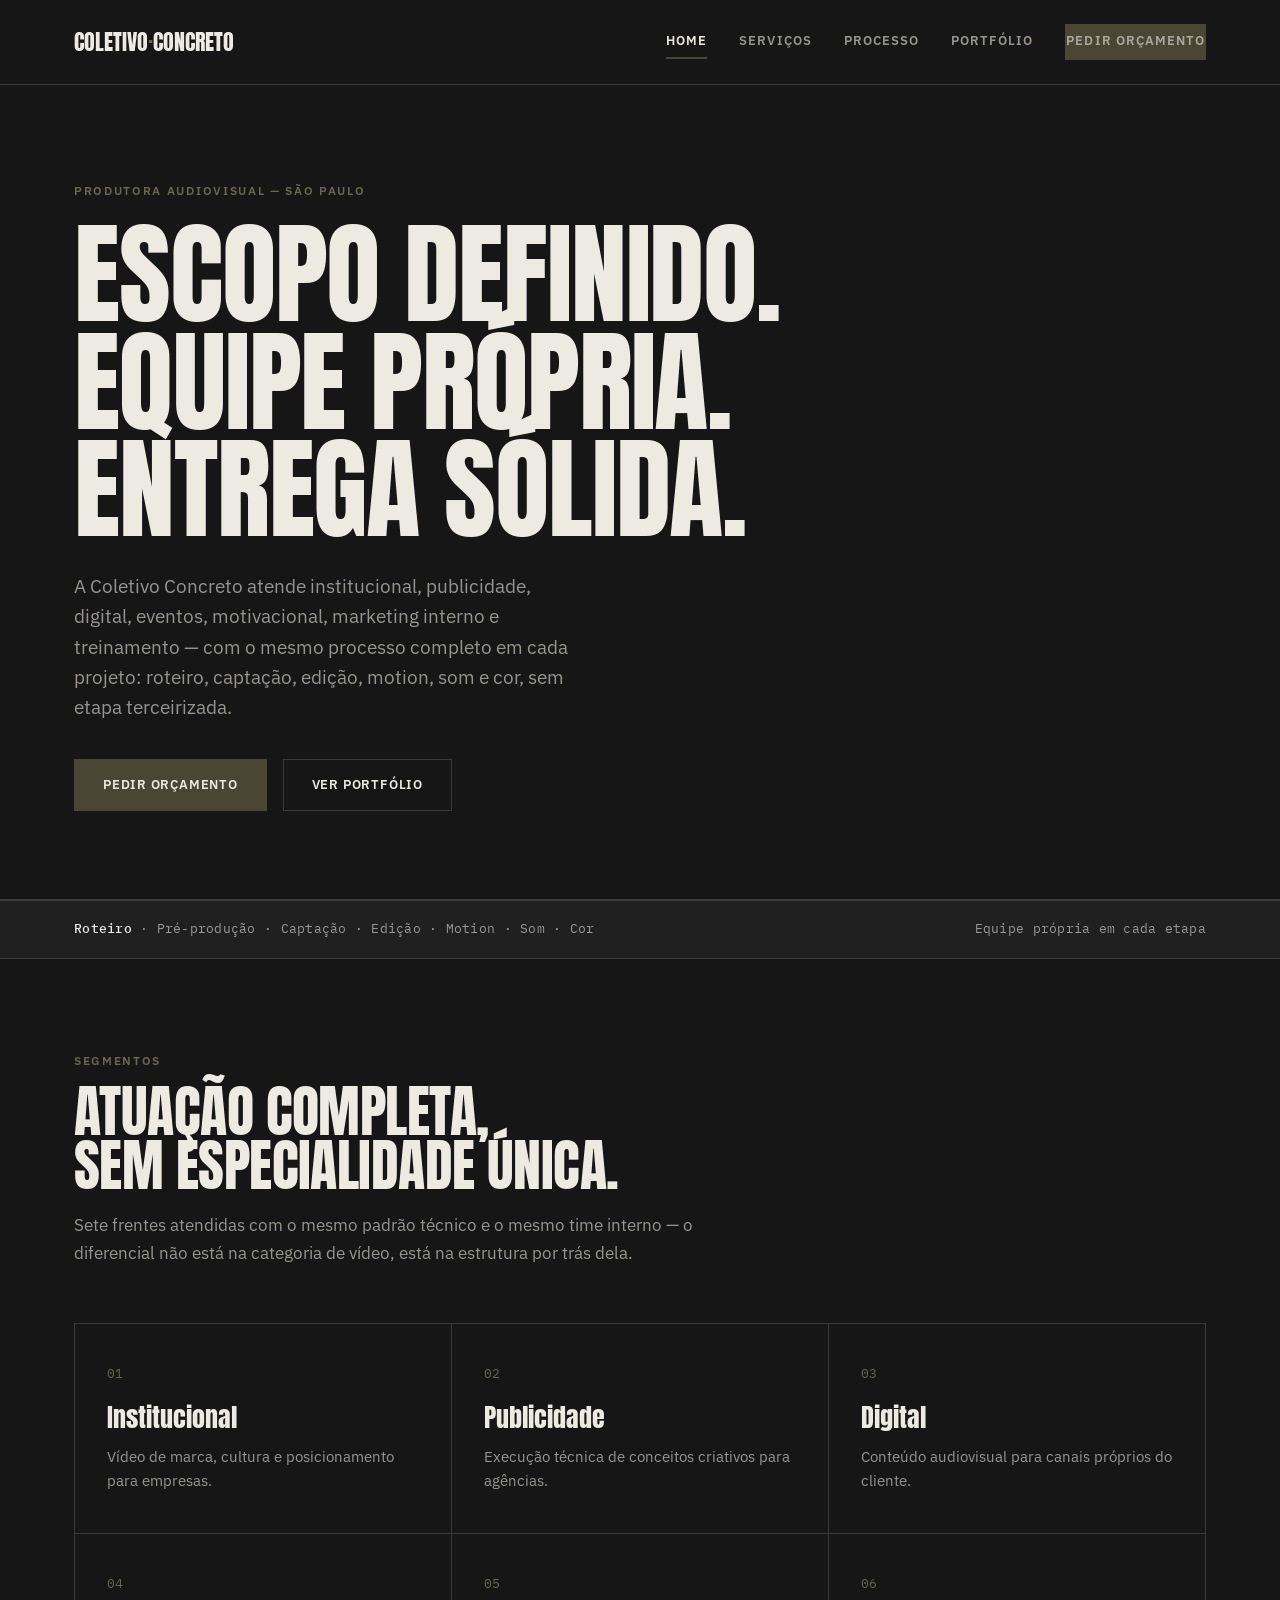
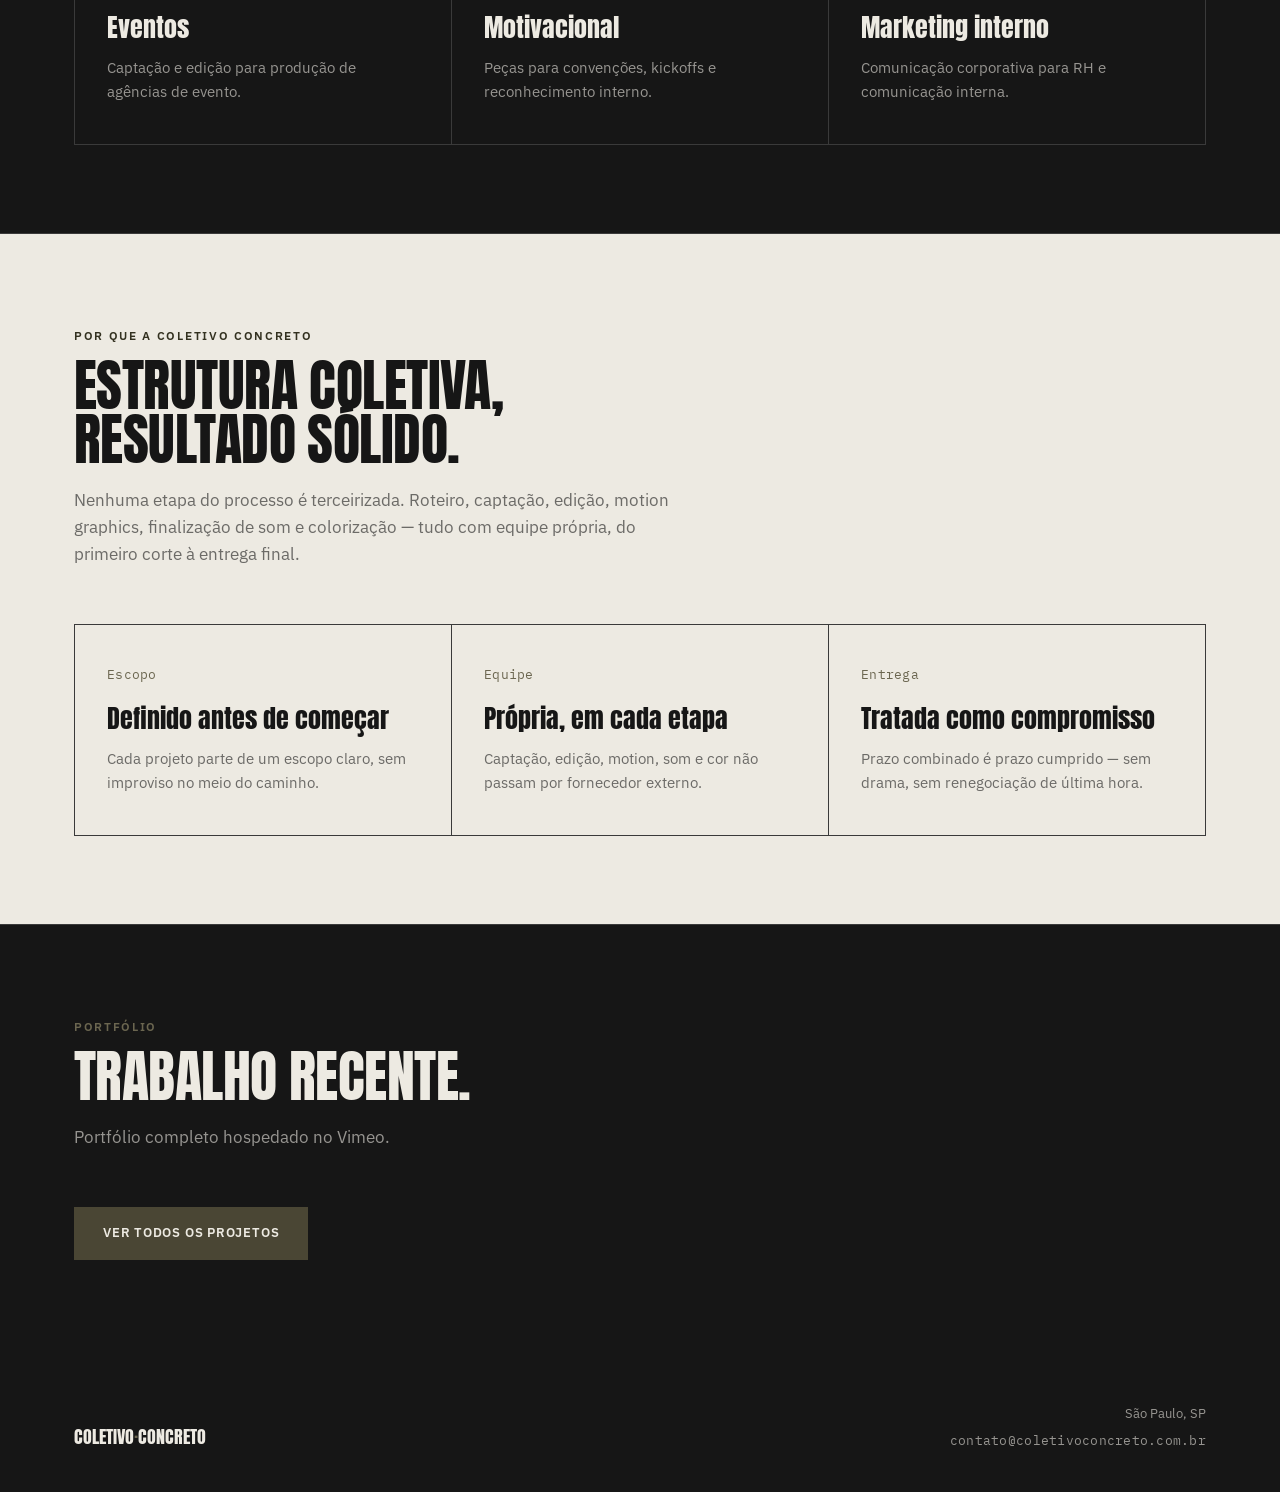
<file: index.html>
<!DOCTYPE html>
<html lang="pt-BR">
<head>
<meta charset="UTF-8">
<meta name="viewport" content="width=device-width, initial-scale=1.0">
<title>Coletivo Concreto — Produtora Audiovisual em São Paulo</title>
<meta name="description" content="Produtora audiovisual full-service em São Paulo. Roteiro, captação, edição, motion, som e cor — tudo com equipe própria.">
<link rel="preconnect" href="https://fonts.googleapis.com">
<link rel="preconnect" href="https://fonts.gstatic.com" crossorigin>
<link href="https://fonts.googleapis.com/css2?family=Anton&family=IBM+Plex+Mono:wght@400;500&family=IBM+Plex+Sans:wght@400;500;600&display=swap" rel="stylesheet">
<link rel="stylesheet" href="css/style.css">
</head>
<body>

<header class="site-header">
  <div class="wrap">
    <a href="index.html" class="brand-mark">COLETIVO<span>·</span>CONCRETO</a>
    <nav class="main-nav">
      <a href="index.html" aria-current="page">Home</a>
      <a href="servicos.html">Serviços</a>
      <a href="processo.html">Processo</a>
      <a href="portfolio.html">Portfólio</a>
      <a href="contato.html" class="nav-cta">Pedir orçamento</a>
    </nav>
    <button class="nav-toggle" aria-label="Abrir menu" aria-expanded="false">MENU</button>
  </div>
</header>

<section class="hero">
  <div class="wrap">
    <span class="tag">Produtora audiovisual — São Paulo</span>
    <h1>Escopo definido.<br>Equipe própria.<br>Entrega sólida.</h1>
    <p class="lede">A Coletivo Concreto atende institucional, publicidade, digital, eventos, motivacional, marketing interno e treinamento — com o mesmo processo completo em cada projeto: roteiro, captação, edição, motion, som e cor, sem etapa terceirizada.</p>
    <div class="hero-actions">
      <a href="contato.html" class="btn btn-primary">Pedir orçamento</a>
      <a href="portfolio.html" class="btn btn-outline">Ver portfólio</a>
    </div>
  </div>
</section>

<div class="tech-bar">
  <div class="wrap mono">
    <span><strong>Roteiro</strong> · Pré-produção · Captação · Edição · Motion · Som · Cor</span>
    <span>Equipe própria em cada etapa</span>
  </div>
</div>

<section class="section">
  <div class="wrap">
    <div class="section-head">
      <span class="tag">Segmentos</span>
      <h2>Atuação completa,<br>sem especialidade única.</h2>
      <p>Sete frentes atendidas com o mesmo padrão técnico e o mesmo time interno — o diferencial não está na categoria de vídeo, está na estrutura por trás dela.</p>
    </div>
    <div class="grid grid-3">
      <div class="card"><span class="mono">01</span><h3>Institucional</h3><p>Vídeo de marca, cultura e posicionamento para empresas.</p></div>
      <div class="card"><span class="mono">02</span><h3>Publicidade</h3><p>Execução técnica de conceitos criativos para agências.</p></div>
      <div class="card"><span class="mono">03</span><h3>Digital</h3><p>Conteúdo audiovisual para canais próprios do cliente.</p></div>
      <div class="card"><span class="mono">04</span><h3>Eventos</h3><p>Captação e edição para produção de agências de evento.</p></div>
      <div class="card"><span class="mono">05</span><h3>Motivacional</h3><p>Peças para convenções, kickoffs e reconhecimento interno.</p></div>
      <div class="card"><span class="mono">06</span><h3>Marketing interno</h3><p>Comunicação corporativa para RH e comunicação interna.</p></div>
    </div>
  </div>
</section>

<section class="section light">
  <div class="wrap">
    <div class="section-head">
      <span class="tag">Por que a Coletivo Concreto</span>
      <h2>Estrutura coletiva,<br>resultado sólido.</h2>
      <p>Nenhuma etapa do processo é terceirizada. Roteiro, captação, edição, motion graphics, finalização de som e colorização — tudo com equipe própria, do primeiro corte à entrega final.</p>
    </div>
    <div class="grid grid-3">
      <div class="card"><span class="mono">Escopo</span><h3>Definido antes de começar</h3><p>Cada projeto parte de um escopo claro, sem improviso no meio do caminho.</p></div>
      <div class="card"><span class="mono">Equipe</span><h3>Própria, em cada etapa</h3><p>Captação, edição, motion, som e cor não passam por fornecedor externo.</p></div>
      <div class="card"><span class="mono">Entrega</span><h3>Tratada como compromisso</h3><p>Prazo combinado é prazo cumprido — sem drama, sem renegociação de última hora.</p></div>
    </div>
  </div>
</section>

<section class="section">
  <div class="wrap">
    <div class="section-head">
      <span class="tag">Portfólio</span>
      <h2>Trabalho recente.</h2>
      <p>Portfólio completo hospedado no Vimeo.</p>
    </div>
    <div class="hero-actions">
      <a href="portfolio.html" class="btn btn-primary">Ver todos os projetos</a>
    </div>
  </div>
</section>

<footer class="site-footer">
  <div class="wrap">
    <a href="index.html" class="brand-mark">COLETIVO<span>·</span>CONCRETO</a>
    <div class="footer-meta">
      <div>São Paulo, SP</div>
      <div class="mono">contato@coletivoconcreto.com.br</div>
    </div>
  </div>
</footer>

<script src="js/main.js"></script>
</body>
</html>
</file>
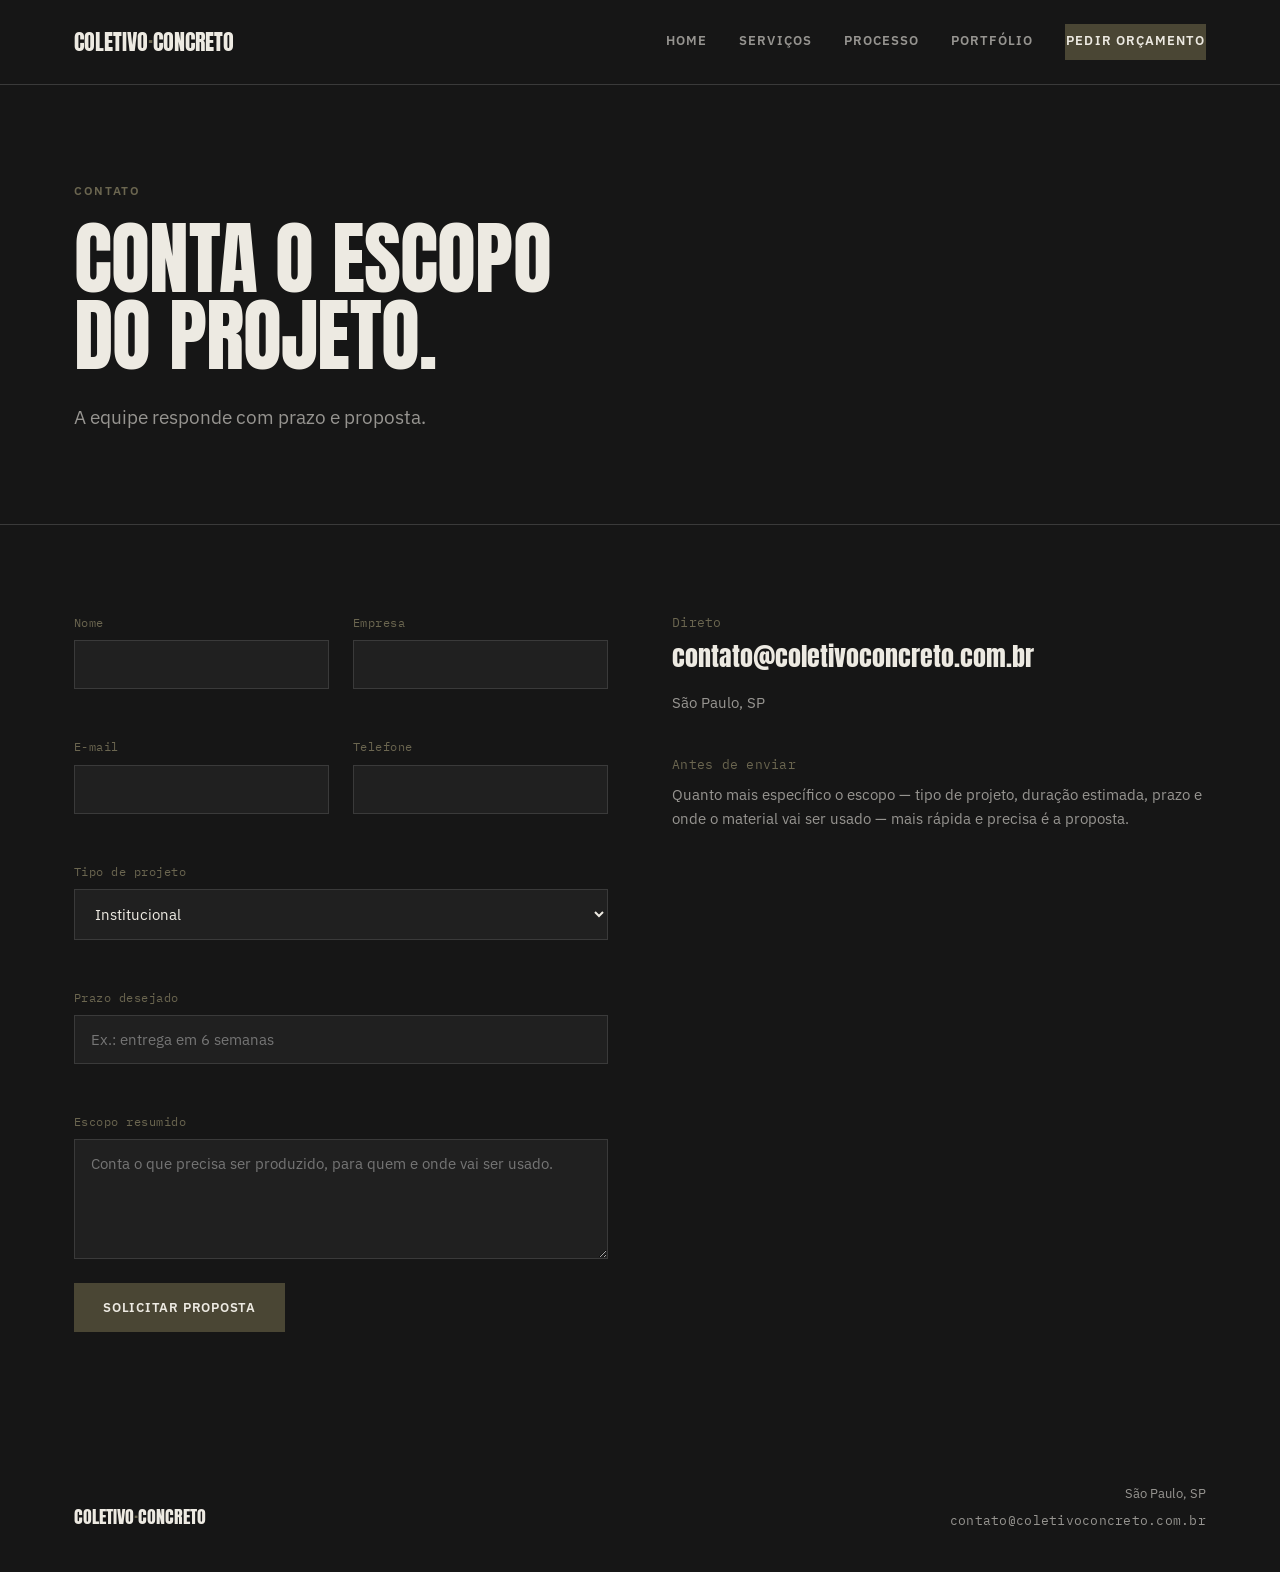
<file: contato.html>
<!DOCTYPE html>
<html lang="pt-BR">
<head>
<meta charset="UTF-8">
<meta name="viewport" content="width=device-width, initial-scale=1.0">
<title>Contato — Coletivo Concreto</title>
<meta name="description" content="Conta o escopo do seu projeto. A equipe responde com prazo e proposta.">
<link rel="preconnect" href="https://fonts.googleapis.com">
<link rel="preconnect" href="https://fonts.gstatic.com" crossorigin>
<link href="https://fonts.googleapis.com/css2?family=Anton&family=IBM+Plex+Mono:wght@400;500&family=IBM+Plex+Sans:wght@400;500;600&display=swap" rel="stylesheet">
<link rel="stylesheet" href="css/style.css">
</head>
<body>

<header class="site-header">
  <div class="wrap">
    <a href="index.html" class="brand-mark">COLETIVO<span>·</span>CONCRETO</a>
    <nav class="main-nav">
      <a href="index.html">Home</a>
      <a href="servicos.html">Serviços</a>
      <a href="processo.html">Processo</a>
      <a href="portfolio.html">Portfólio</a>
      <a href="contato.html" class="nav-cta" aria-current="page">Pedir orçamento</a>
    </nav>
    <button class="nav-toggle" aria-label="Abrir menu" aria-expanded="false">MENU</button>
  </div>
</header>

<section class="hero" style="padding-bottom: 56px;">
  <div class="wrap">
    <span class="tag">Contato</span>
    <h1 style="font-size: clamp(40px, 7vw, 80px);">Conta o escopo<br>do projeto.</h1>
    <p class="lede">A equipe responde com prazo e proposta.</p>
  </div>
</section>

<section class="section">
  <div class="wrap">
    <div class="grid grid-2" style="background: none; border: none; gap: 64px; align-items: start;">

      <form class="contact-form" novalidate>
        <div class="form-grid">
          <div class="field">
            <label for="nome">Nome</label>
            <input type="text" id="nome" name="nome" required>
          </div>
          <div class="field">
            <label for="empresa">Empresa</label>
            <input type="text" id="empresa" name="empresa" required>
          </div>
          <div class="field">
            <label for="email">E-mail</label>
            <input type="email" id="email" name="email" required>
          </div>
          <div class="field">
            <label for="telefone">Telefone</label>
            <input type="tel" id="telefone" name="telefone">
          </div>
          <div class="field full">
            <label for="tipo">Tipo de projeto</label>
            <select id="tipo" name="tipo">
              <option>Institucional</option>
              <option>Publicidade</option>
              <option>Digital</option>
              <option>Eventos</option>
              <option>Motivacional</option>
              <option>Marketing interno</option>
              <option>Treinamento</option>
              <option>Outro</option>
            </select>
          </div>
          <div class="field full">
            <label for="prazo">Prazo desejado</label>
            <input type="text" id="prazo" name="prazo" placeholder="Ex.: entrega em 6 semanas">
          </div>
          <div class="field full">
            <label for="escopo">Escopo resumido</label>
            <textarea id="escopo" name="escopo" required placeholder="Conta o que precisa ser produzido, para quem e onde vai ser usado."></textarea>
          </div>
        </div>
        <button type="submit" class="btn btn-primary">Solicitar proposta</button>
        <p class="form-note form-status"></p>
      </form>

      <div>
        <div class="card" style="padding: 0;">
          <span class="mono" style="display:block; margin-bottom: 8px;">Direto</span>
          <h3 style="margin-bottom: 4px;">contato@coletivoconcreto.com.br</h3>
          <p style="margin-top: 20px;">São Paulo, SP</p>
        </div>
        <div class="card" style="padding: 0; margin-top: 40px;">
          <span class="mono" style="display:block; margin-bottom: 8px;">Antes de enviar</span>
          <p>Quanto mais específico o escopo — tipo de projeto, duração estimada, prazo e onde o material vai ser usado — mais rápida e precisa é a proposta.</p>
        </div>
      </div>

    </div>
  </div>
</section>

<footer class="site-footer">
  <div class="wrap">
    <a href="index.html" class="brand-mark">COLETIVO<span>·</span>CONCRETO</a>
    <div class="footer-meta">
      <div>São Paulo, SP</div>
      <div class="mono">contato@coletivoconcreto.com.br</div>
    </div>
  </div>
</footer>

<script src="js/main.js"></script>
</body>
</html>
</file>
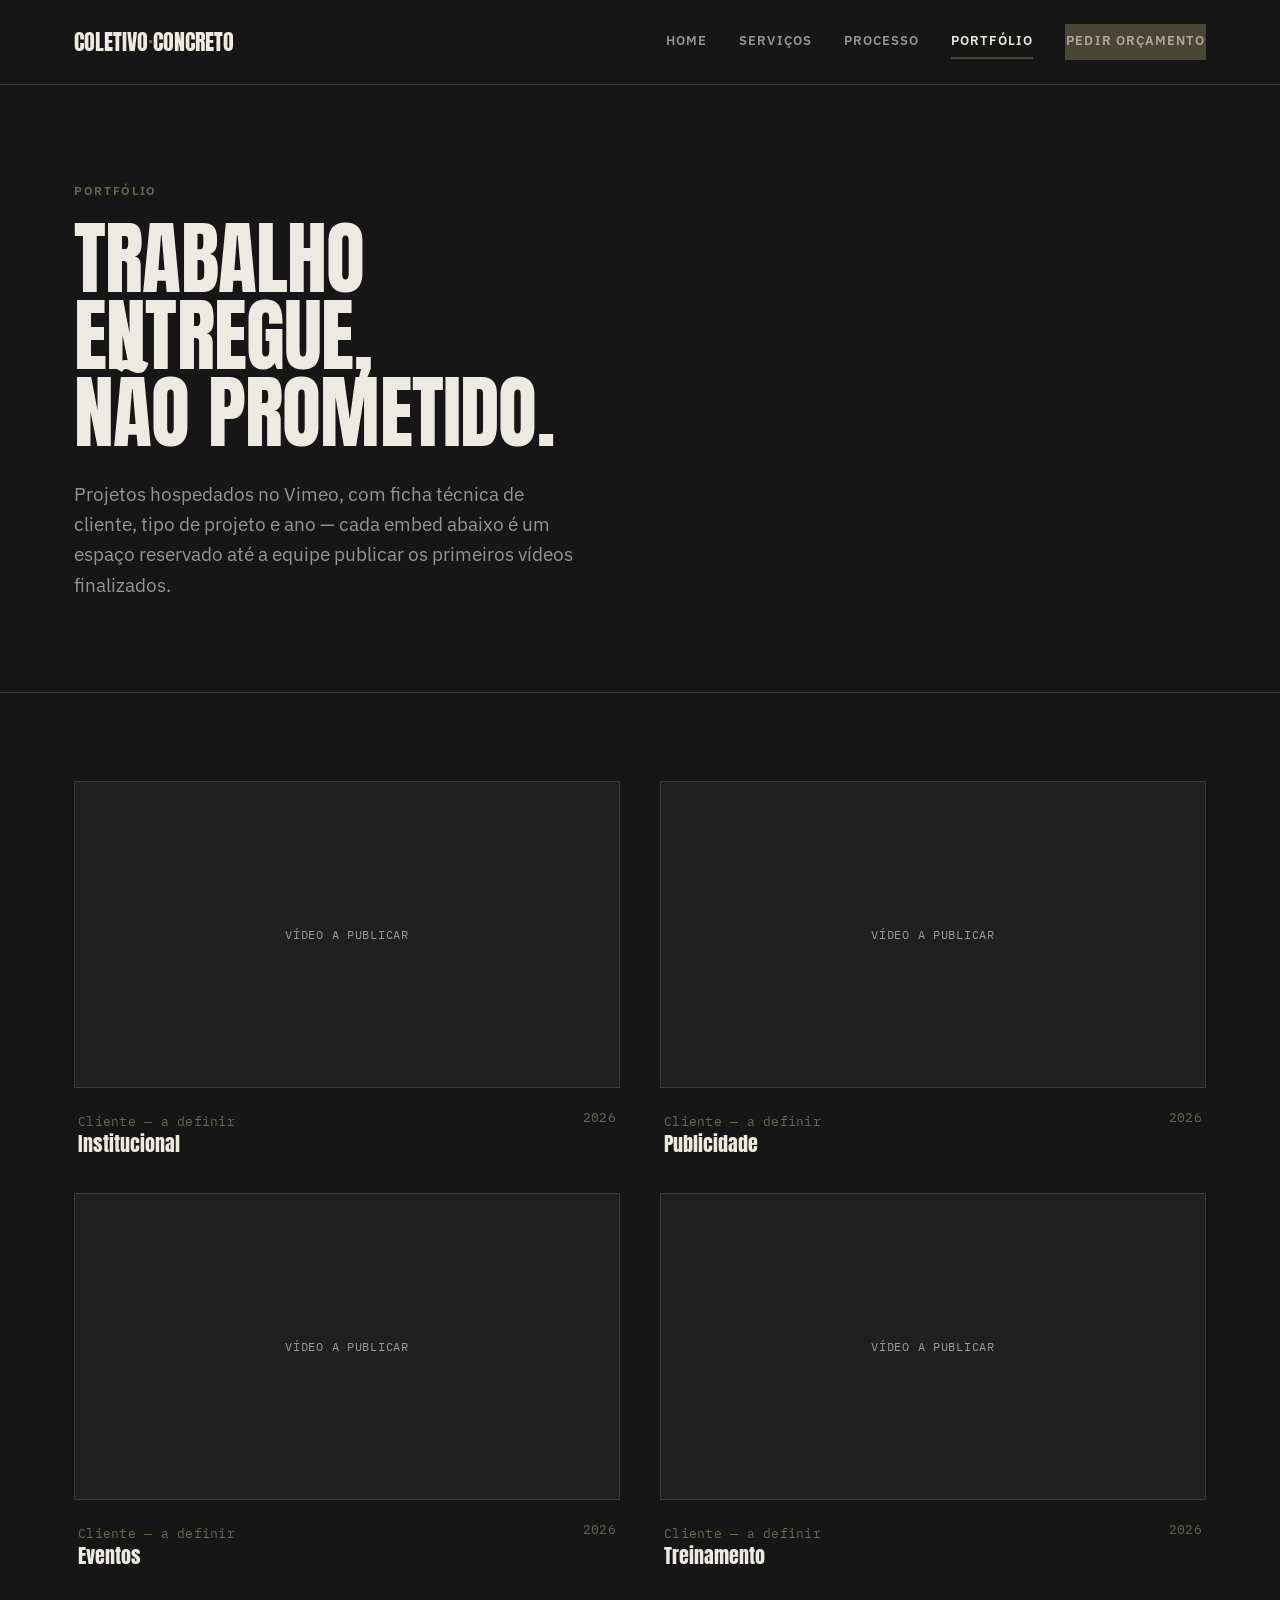
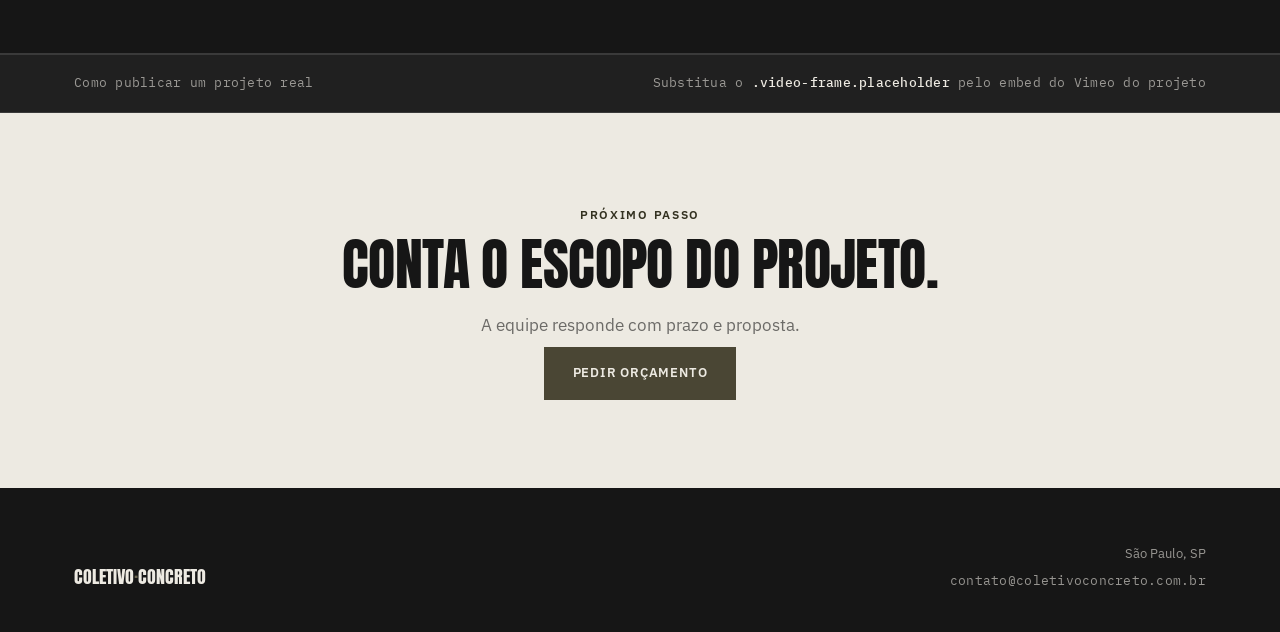
<file: portfolio.html>
<!DOCTYPE html>
<html lang="pt-BR">
<head>
<meta charset="UTF-8">
<meta name="viewport" content="width=device-width, initial-scale=1.0">
<title>Portfólio — Coletivo Concreto</title>
<meta name="description" content="Trabalhos da Coletivo Concreto — institucional, publicidade, digital, eventos, motivacional, marketing interno e treinamento.">
<link rel="preconnect" href="https://fonts.googleapis.com">
<link rel="preconnect" href="https://fonts.gstatic.com" crossorigin>
<link href="https://fonts.googleapis.com/css2?family=Anton&family=IBM+Plex+Mono:wght@400;500&family=IBM+Plex+Sans:wght@400;500;600&display=swap" rel="stylesheet">
<link rel="stylesheet" href="css/style.css">
<style>
  .video-frame.placeholder {
    display: flex;
    align-items: center;
    justify-content: center;
    background: var(--surface);
  }
  .video-frame.placeholder span {
    font-family: var(--font-mono);
    font-size: 12px;
    color: var(--text-on-dark-60);
    letter-spacing: 0.06em;
    text-transform: uppercase;
  }
</style>
</head>
<body>

<header class="site-header">
  <div class="wrap">
    <a href="index.html" class="brand-mark">COLETIVO<span>·</span>CONCRETO</a>
    <nav class="main-nav">
      <a href="index.html">Home</a>
      <a href="servicos.html">Serviços</a>
      <a href="processo.html">Processo</a>
      <a href="portfolio.html" aria-current="page">Portfólio</a>
      <a href="contato.html" class="nav-cta">Pedir orçamento</a>
    </nav>
    <button class="nav-toggle" aria-label="Abrir menu" aria-expanded="false">MENU</button>
  </div>
</header>

<section class="hero" style="padding-bottom: 56px;">
  <div class="wrap">
    <span class="tag">Portfólio</span>
    <h1 style="font-size: clamp(40px, 7vw, 80px);">Trabalho entregue,<br>não prometido.</h1>
    <p class="lede">Projetos hospedados no Vimeo, com ficha técnica de cliente, tipo de projeto e ano — cada embed abaixo é um espaço reservado até a equipe publicar os primeiros vídeos finalizados.</p>
  </div>
</section>

<section class="section">
  <div class="wrap">
    <div class="grid grid-2" style="background: none; border: none; gap: 40px;">

      <div class="portfolio-item">
        <div class="video-frame placeholder"><span>Vídeo a publicar</span></div>
        <div class="portfolio-meta">
          <div>
            <span class="mono">Cliente — a definir</span>
            <h3>Institucional</h3>
          </div>
          <span class="mono">2026</span>
        </div>
      </div>

      <div class="portfolio-item">
        <div class="video-frame placeholder"><span>Vídeo a publicar</span></div>
        <div class="portfolio-meta">
          <div>
            <span class="mono">Cliente — a definir</span>
            <h3>Publicidade</h3>
          </div>
          <span class="mono">2026</span>
        </div>
      </div>

      <div class="portfolio-item">
        <div class="video-frame placeholder"><span>Vídeo a publicar</span></div>
        <div class="portfolio-meta">
          <div>
            <span class="mono">Cliente — a definir</span>
            <h3>Eventos</h3>
          </div>
          <span class="mono">2026</span>
        </div>
      </div>

      <div class="portfolio-item">
        <div class="video-frame placeholder"><span>Vídeo a publicar</span></div>
        <div class="portfolio-meta">
          <div>
            <span class="mono">Cliente — a definir</span>
            <h3>Treinamento</h3>
          </div>
          <span class="mono">2026</span>
        </div>
      </div>

    </div>
  </div>
</section>

<div class="tech-bar">
  <div class="wrap mono">
    <span>Como publicar um projeto real</span>
    <span>Substitua o <strong>.video-frame.placeholder</strong> pelo embed do Vimeo do projeto</span>
  </div>
</div>

<section class="section light">
  <div class="wrap center">
    <div class="section-head" style="margin: 0 auto;">
      <span class="tag">Próximo passo</span>
      <h2>Conta o escopo do projeto.</h2>
      <p>A equipe responde com prazo e proposta.</p>
    </div>
    <a href="contato.html" class="btn btn-primary" style="margin-top: 8px;">Pedir orçamento</a>
  </div>
</section>

<footer class="site-footer">
  <div class="wrap">
    <a href="index.html" class="brand-mark">COLETIVO<span>·</span>CONCRETO</a>
    <div class="footer-meta">
      <div>São Paulo, SP</div>
      <div class="mono">contato@coletivoconcreto.com.br</div>
    </div>
  </div>
</footer>

<script src="js/main.js"></script>
</body>
</html>
</file>
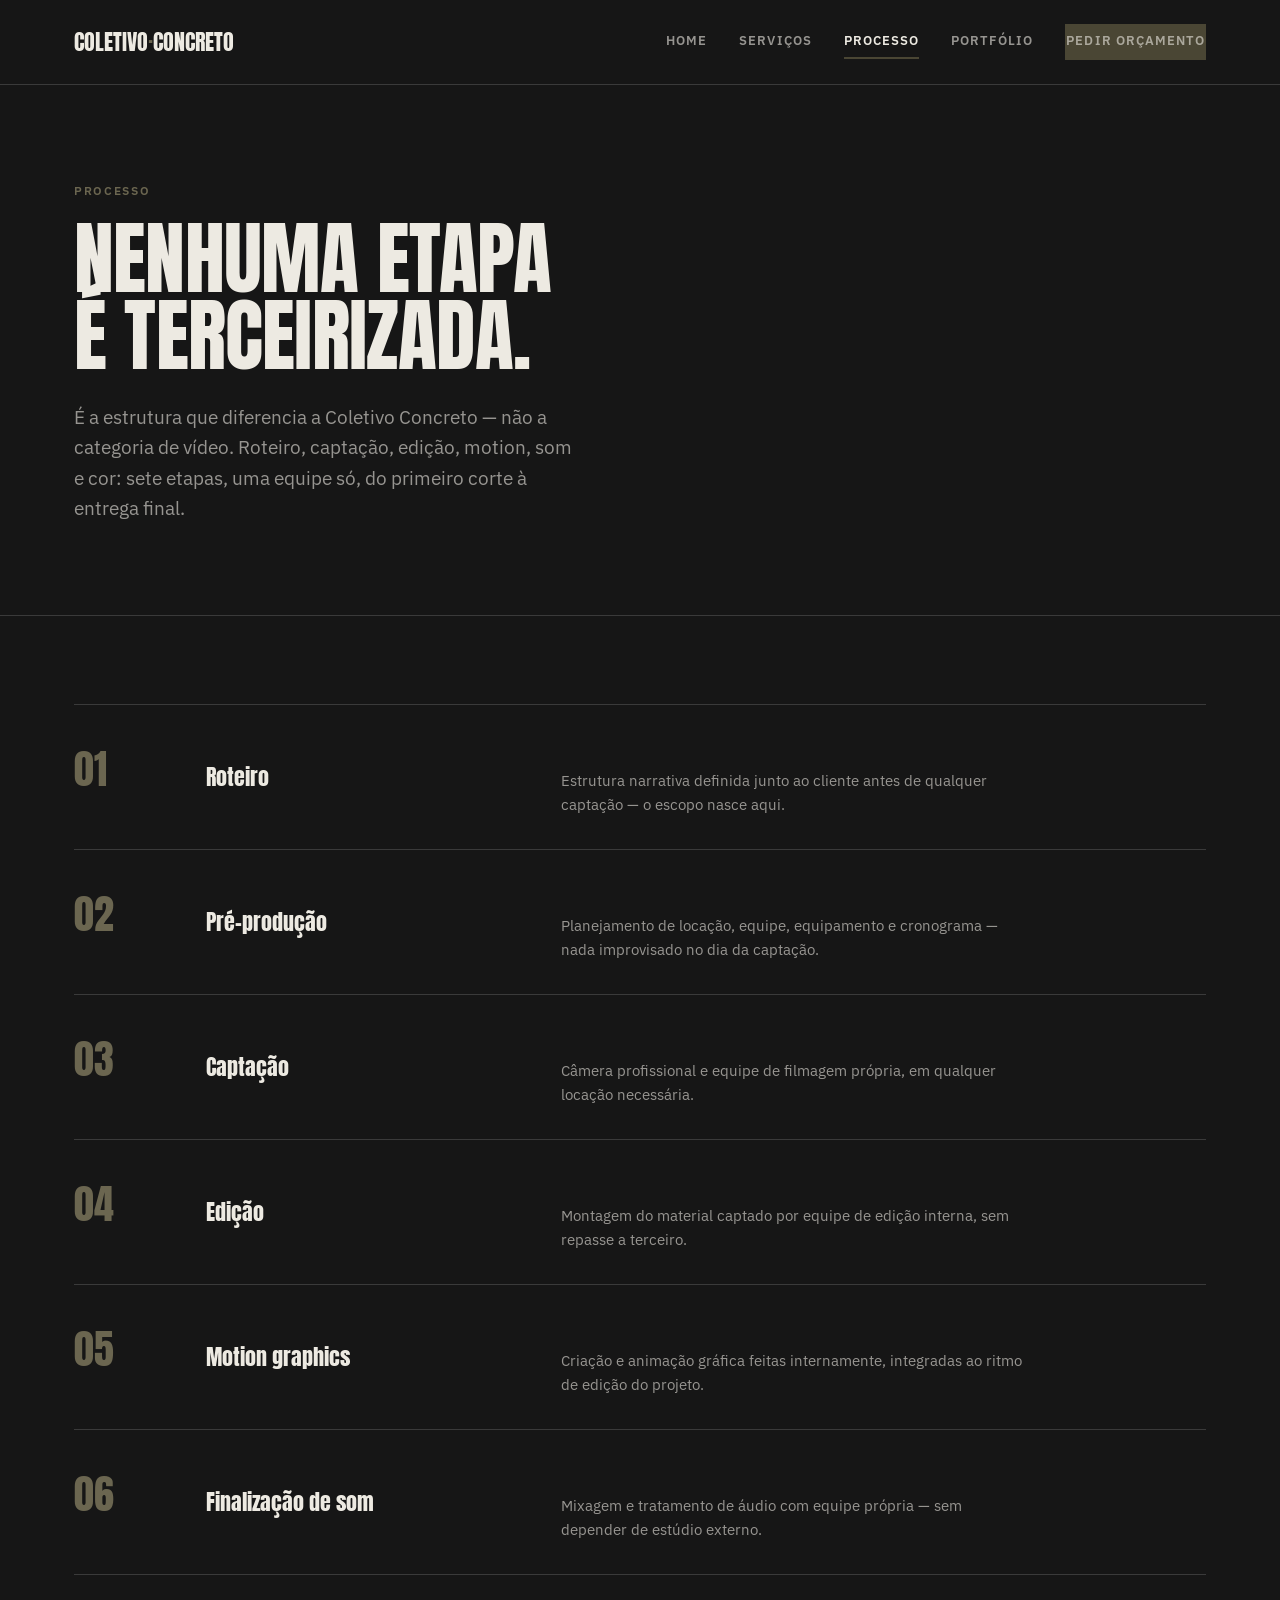
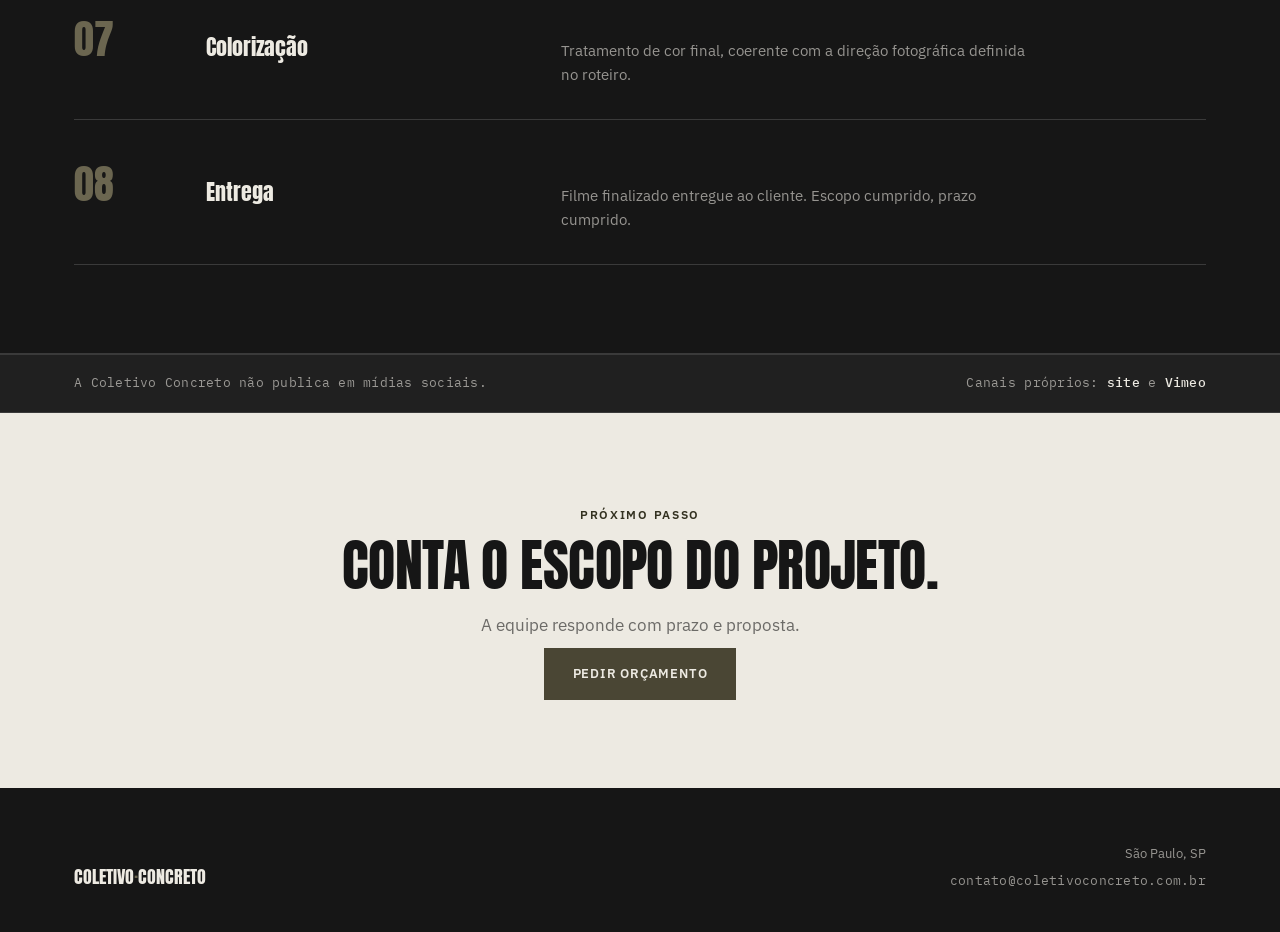
<file: processo.html>
<!DOCTYPE html>
<html lang="pt-BR">
<head>
<meta charset="UTF-8">
<meta name="viewport" content="width=device-width, initial-scale=1.0">
<title>Processo — Coletivo Concreto</title>
<meta name="description" content="Roteiro, pré-produção, captação, edição, motion, som e cor — tudo com equipe própria, sem etapa terceirizada.">
<link rel="preconnect" href="https://fonts.googleapis.com">
<link rel="preconnect" href="https://fonts.gstatic.com" crossorigin>
<link href="https://fonts.googleapis.com/css2?family=Anton&family=IBM+Plex+Mono:wght@400;500&family=IBM+Plex+Sans:wght@400;500;600&display=swap" rel="stylesheet">
<link rel="stylesheet" href="css/style.css">
</head>
<body>

<header class="site-header">
  <div class="wrap">
    <a href="index.html" class="brand-mark">COLETIVO<span>·</span>CONCRETO</a>
    <nav class="main-nav">
      <a href="index.html">Home</a>
      <a href="servicos.html">Serviços</a>
      <a href="processo.html" aria-current="page">Processo</a>
      <a href="portfolio.html">Portfólio</a>
      <a href="contato.html" class="nav-cta">Pedir orçamento</a>
    </nav>
    <button class="nav-toggle" aria-label="Abrir menu" aria-expanded="false">MENU</button>
  </div>
</header>

<section class="hero" style="padding-bottom: 56px;">
  <div class="wrap">
    <span class="tag">Processo</span>
    <h1 style="font-size: clamp(40px, 7vw, 80px);">Nenhuma etapa<br>é terceirizada.</h1>
    <p class="lede">É a estrutura que diferencia a Coletivo Concreto — não a categoria de vídeo. Roteiro, captação, edição, motion, som e cor: sete etapas, uma equipe só, do primeiro corte à entrega final.</p>
  </div>
</section>

<section class="section">
  <div class="wrap">
    <div class="process-list">
      <div class="process-item">
        <span class="num">01</span>
        <h3>Roteiro</h3>
        <p>Estrutura narrativa definida junto ao cliente antes de qualquer captação — o escopo nasce aqui.</p>
      </div>
      <div class="process-item">
        <span class="num">02</span>
        <h3>Pré-produção</h3>
        <p>Planejamento de locação, equipe, equipamento e cronograma — nada improvisado no dia da captação.</p>
      </div>
      <div class="process-item">
        <span class="num">03</span>
        <h3>Captação</h3>
        <p>Câmera profissional e equipe de filmagem própria, em qualquer locação necessária.</p>
      </div>
      <div class="process-item">
        <span class="num">04</span>
        <h3>Edição</h3>
        <p>Montagem do material captado por equipe de edição interna, sem repasse a terceiro.</p>
      </div>
      <div class="process-item">
        <span class="num">05</span>
        <h3>Motion graphics</h3>
        <p>Criação e animação gráfica feitas internamente, integradas ao ritmo de edição do projeto.</p>
      </div>
      <div class="process-item">
        <span class="num">06</span>
        <h3>Finalização de som</h3>
        <p>Mixagem e tratamento de áudio com equipe própria — sem depender de estúdio externo.</p>
      </div>
      <div class="process-item">
        <span class="num">07</span>
        <h3>Colorização</h3>
        <p>Tratamento de cor final, coerente com a direção fotográfica definida no roteiro.</p>
      </div>
      <div class="process-item">
        <span class="num">08</span>
        <h3>Entrega</h3>
        <p>Filme finalizado entregue ao cliente. Escopo cumprido, prazo cumprido.</p>
      </div>
    </div>
  </div>
</section>

<div class="tech-bar">
  <div class="wrap mono">
    <span>A Coletivo Concreto não publica em mídias sociais.</span>
    <span>Canais próprios: <strong>site</strong> e <strong>Vimeo</strong></span>
  </div>
</div>

<section class="section light">
  <div class="wrap center">
    <div class="section-head" style="margin: 0 auto;">
      <span class="tag">Próximo passo</span>
      <h2>Conta o escopo do projeto.</h2>
      <p>A equipe responde com prazo e proposta.</p>
    </div>
    <a href="contato.html" class="btn btn-primary" style="margin-top: 8px;">Pedir orçamento</a>
  </div>
</section>

<footer class="site-footer">
  <div class="wrap">
    <a href="index.html" class="brand-mark">COLETIVO<span>·</span>CONCRETO</a>
    <div class="footer-meta">
      <div>São Paulo, SP</div>
      <div class="mono">contato@coletivoconcreto.com.br</div>
    </div>
  </div>
</footer>

<script src="js/main.js"></script>
</body>
</html>
</file>
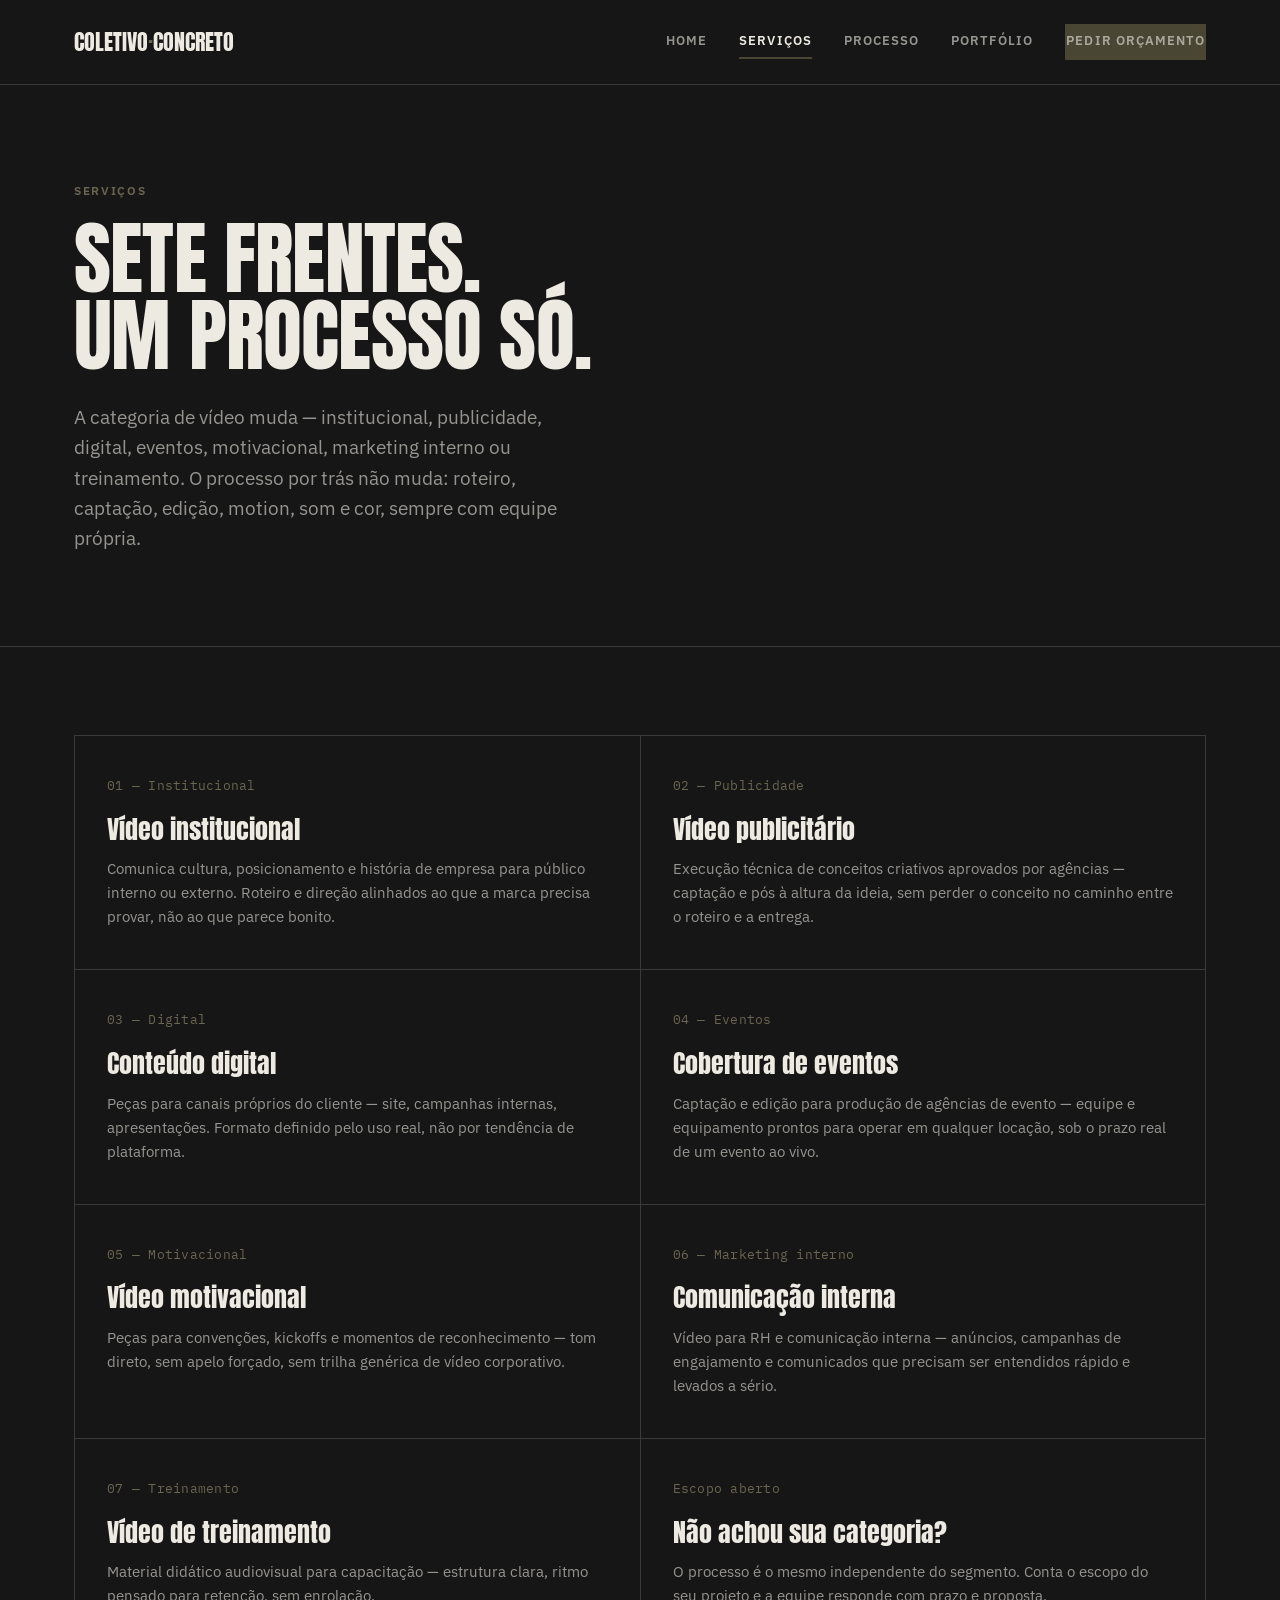
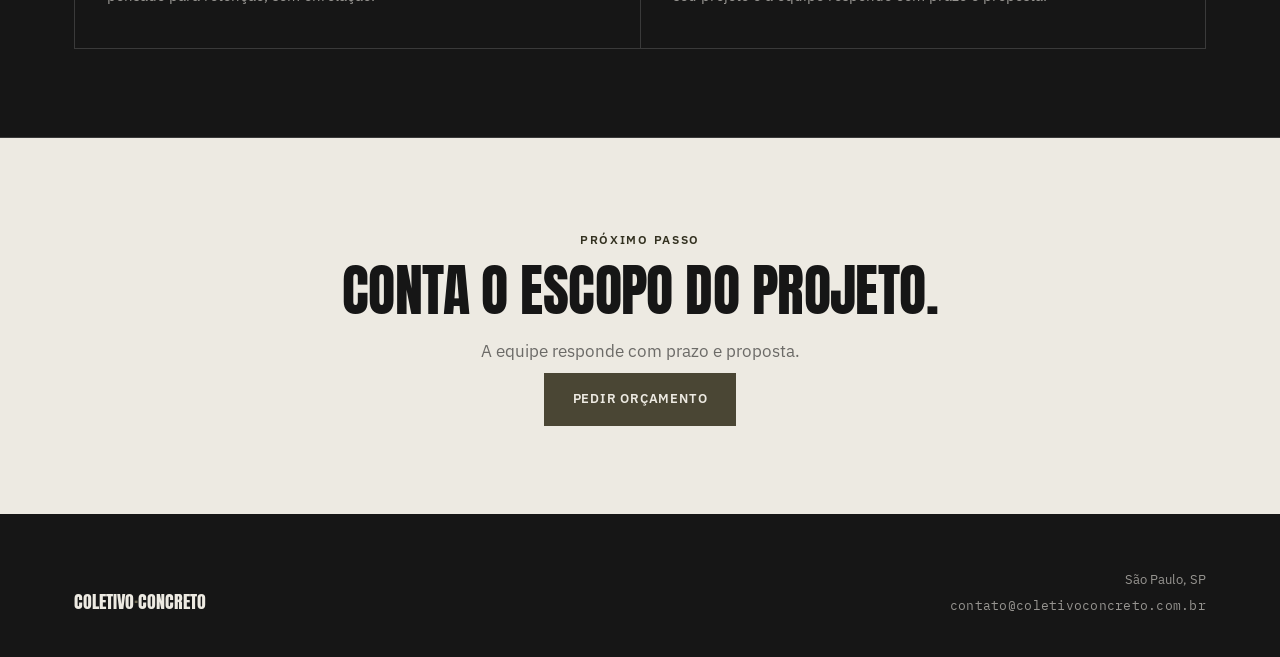
<file: servicos.html>
<!DOCTYPE html>
<html lang="pt-BR">
<head>
<meta charset="UTF-8">
<meta name="viewport" content="width=device-width, initial-scale=1.0">
<title>Serviços — Coletivo Concreto</title>
<meta name="description" content="Institucional, publicidade, digital, eventos, motivacional, marketing interno e treinamento — produção audiovisual completa.">
<link rel="preconnect" href="https://fonts.googleapis.com">
<link rel="preconnect" href="https://fonts.gstatic.com" crossorigin>
<link href="https://fonts.googleapis.com/css2?family=Anton&family=IBM+Plex+Mono:wght@400;500&family=IBM+Plex+Sans:wght@400;500;600&display=swap" rel="stylesheet">
<link rel="stylesheet" href="css/style.css">
</head>
<body>

<header class="site-header">
  <div class="wrap">
    <a href="index.html" class="brand-mark">COLETIVO<span>·</span>CONCRETO</a>
    <nav class="main-nav">
      <a href="index.html">Home</a>
      <a href="servicos.html" aria-current="page">Serviços</a>
      <a href="processo.html">Processo</a>
      <a href="portfolio.html">Portfólio</a>
      <a href="contato.html" class="nav-cta">Pedir orçamento</a>
    </nav>
    <button class="nav-toggle" aria-label="Abrir menu" aria-expanded="false">MENU</button>
  </div>
</header>

<section class="hero" style="padding-bottom: 56px;">
  <div class="wrap">
    <span class="tag">Serviços</span>
    <h1 style="font-size: clamp(40px, 7vw, 80px);">Sete frentes.<br>Um processo só.</h1>
    <p class="lede">A categoria de vídeo muda — institucional, publicidade, digital, eventos, motivacional, marketing interno ou treinamento. O processo por trás não muda: roteiro, captação, edição, motion, som e cor, sempre com equipe própria.</p>
  </div>
</section>

<section class="section">
  <div class="wrap">
    <div class="grid grid-2">
      <div class="card">
        <span class="mono">01 — Institucional</span>
        <h3>Vídeo institucional</h3>
        <p>Comunica cultura, posicionamento e história de empresa para público interno ou externo. Roteiro e direção alinhados ao que a marca precisa provar, não ao que parece bonito.</p>
      </div>
      <div class="card">
        <span class="mono">02 — Publicidade</span>
        <h3>Vídeo publicitário</h3>
        <p>Execução técnica de conceitos criativos aprovados por agências — captação e pós à altura da ideia, sem perder o conceito no caminho entre o roteiro e a entrega.</p>
      </div>
      <div class="card">
        <span class="mono">03 — Digital</span>
        <h3>Conteúdo digital</h3>
        <p>Peças para canais próprios do cliente — site, campanhas internas, apresentações. Formato definido pelo uso real, não por tendência de plataforma.</p>
      </div>
      <div class="card">
        <span class="mono">04 — Eventos</span>
        <h3>Cobertura de eventos</h3>
        <p>Captação e edição para produção de agências de evento — equipe e equipamento prontos para operar em qualquer locação, sob o prazo real de um evento ao vivo.</p>
      </div>
      <div class="card">
        <span class="mono">05 — Motivacional</span>
        <h3>Vídeo motivacional</h3>
        <p>Peças para convenções, kickoffs e momentos de reconhecimento — tom direto, sem apelo forçado, sem trilha genérica de vídeo corporativo.</p>
      </div>
      <div class="card">
        <span class="mono">06 — Marketing interno</span>
        <h3>Comunicação interna</h3>
        <p>Vídeo para RH e comunicação interna — anúncios, campanhas de engajamento e comunicados que precisam ser entendidos rápido e levados a sério.</p>
      </div>
      <div class="card">
        <span class="mono">07 — Treinamento</span>
        <h3>Vídeo de treinamento</h3>
        <p>Material didático audiovisual para capacitação — estrutura clara, ritmo pensado para retenção, sem enrolação.</p>
      </div>
      <div class="card">
        <span class="mono">Escopo aberto</span>
        <h3>Não achou sua categoria?</h3>
        <p>O processo é o mesmo independente do segmento. Conta o escopo do seu projeto e a equipe responde com prazo e proposta.</p>
      </div>
    </div>
  </div>
</section>

<section class="section light">
  <div class="wrap center">
    <div class="section-head" style="margin: 0 auto;">
      <span class="tag">Próximo passo</span>
      <h2>Conta o escopo do projeto.</h2>
      <p>A equipe responde com prazo e proposta.</p>
    </div>
    <a href="contato.html" class="btn btn-primary" style="margin-top: 8px;">Pedir orçamento</a>
  </div>
</section>

<footer class="site-footer">
  <div class="wrap">
    <a href="index.html" class="brand-mark">COLETIVO<span>·</span>CONCRETO</a>
    <div class="footer-meta">
      <div>São Paulo, SP</div>
      <div class="mono">contato@coletivoconcreto.com.br</div>
    </div>
  </div>
</footer>

<script src="js/main.js"></script>
</body>
</html>
</file>
<file: css/style.css>
/* Coletivo Concreto — sistema visual
   Baseado em human-output/dna/coletivo-concreto/resultado/DNA.md
   Paleta: grafite dominante + acento oliva único + bege-cimento no claro.
   Tipografia: Anton (display) + IBM Plex Sans (corpo) + IBM Plex Mono (técnico).
   Sem ícones, sem ilustração, sem cantos arredondados — só tipografia e imagem real. */

:root {
  --bg-dark: #161616;
  --bg-light: #EDEAE2;
  --accent: #4A4634;
  --accent-light: #6B6650;
  --accent-dark: #333120;
  --text-on-dark: #EDEAE2;
  --text-on-dark-60: rgba(237, 234, 226, 0.6);
  --text-on-light: #161616;
  --text-on-light-60: rgba(22, 22, 22, 0.6);
  --border: #3A3A3A;
  --surface: #202020;

  --font-display: 'Anton', 'Arial Narrow', sans-serif;
  --font-body: 'IBM Plex Sans', Arial, sans-serif;
  --font-mono: 'IBM Plex Mono', 'Courier New', monospace;

  --container: 1180px;
  --gutter: 24px;
}

* { box-sizing: border-box; }

html { scroll-behavior: smooth; }

body {
  margin: 0;
  background: var(--bg-dark);
  color: var(--text-on-dark);
  font-family: var(--font-body);
  font-size: 16px;
  line-height: 1.6;
  -webkit-font-smoothing: antialiased;
}

img { max-width: 100%; display: block; }

a { color: inherit; text-decoration: none; }

.wrap {
  max-width: var(--container);
  margin: 0 auto;
  padding: 0 var(--gutter);
}

/* Tipografia */

h1, h2, h3, .display {
  font-family: var(--font-display);
  text-transform: uppercase;
  letter-spacing: -0.01em;
  line-height: 0.96;
  margin: 0;
  font-weight: 400;
}

.tag {
  font-family: var(--font-body);
  font-weight: 600;
  font-size: 12px;
  letter-spacing: 0.14em;
  text-transform: uppercase;
  color: var(--accent-light);
}

.mono {
  font-family: var(--font-mono);
  font-size: 13px;
  letter-spacing: 0.02em;
}

p { margin: 0 0 16px; }
p:last-child { margin-bottom: 0; }

/* Cantos sempre retos — nunca arredondado, reforça a leitura industrial */
* { border-radius: 0 !important; }

/* Header */

.site-header {
  position: sticky;
  top: 0;
  z-index: 40;
  background: var(--bg-dark);
  border-bottom: 1px solid var(--border);
}

.site-header .wrap {
  display: flex;
  align-items: center;
  justify-content: space-between;
  height: 84px;
}

.brand-mark {
  font-family: var(--font-display);
  font-size: 22px;
  letter-spacing: 0;
  text-transform: uppercase;
  color: var(--text-on-dark);
}

.brand-mark span { color: var(--accent-light); }

.main-nav {
  display: flex;
  gap: 32px;
  align-items: center;
}

.main-nav a {
  font-size: 13px;
  font-weight: 600;
  letter-spacing: 0.08em;
  text-transform: uppercase;
  color: var(--text-on-dark-60);
  padding: 6px 0;
  border-bottom: 2px solid transparent;
  transition: color 0.15s, border-color 0.15s;
}

.main-nav a:hover,
.main-nav a[aria-current="page"] {
  color: var(--text-on-dark);
  border-color: var(--accent);
}

.nav-cta {
  font-family: var(--font-body);
  font-weight: 600;
  font-size: 13px;
  letter-spacing: 0.04em;
  text-transform: uppercase;
  background: var(--accent);
  color: var(--text-on-dark);
  padding: 10px 20px;
  border: 1px solid var(--accent);
  transition: background 0.15s, color 0.15s;
}

.nav-cta:hover { background: transparent; color: var(--accent-light); }

.nav-toggle {
  display: none;
  background: none;
  border: 1px solid var(--border);
  color: var(--text-on-dark);
  width: 44px;
  height: 44px;
  font-family: var(--font-mono);
  font-size: 12px;
}

/* Hero */

.hero {
  border-bottom: 1px solid var(--border);
  padding: 96px 0 88px;
}

.hero .tag { margin-bottom: 20px; display: block; }

.hero h1 {
  font-size: clamp(48px, 9vw, 112px);
  max-width: 14ch;
}

.hero .lede {
  font-size: 19px;
  color: var(--text-on-dark-60);
  max-width: 46ch;
  margin: 28px 0 36px;
}

.hero-actions { display: flex; gap: 16px; flex-wrap: wrap; }

.btn {
  display: inline-block;
  font-family: var(--font-body);
  font-weight: 600;
  font-size: 13px;
  letter-spacing: 0.06em;
  text-transform: uppercase;
  padding: 15px 28px;
  border: 1px solid var(--accent);
  transition: background 0.15s, color 0.15s, border-color 0.15s;
}

.btn-primary { background: var(--accent); color: var(--text-on-dark); }
.btn-primary:hover { background: transparent; color: var(--accent-light); }

.btn-outline { background: transparent; color: var(--text-on-dark); border-color: var(--border); }
.btn-outline:hover { border-color: var(--text-on-dark); }

/* Section base */

.section { padding: 88px 0; border-bottom: 1px solid var(--border); }
.section:last-of-type { border-bottom: none; }
.section.light { background: var(--bg-light); color: var(--text-on-light); }
.section.light .tag { color: var(--accent-dark); }

.section-head { margin-bottom: 56px; max-width: 62ch; }
.section-head h2 { font-size: clamp(32px, 5vw, 56px); margin-top: 12px; }
.section-head p { color: var(--text-on-dark-60); font-size: 17px; margin-top: 20px; }
.section.light .section-head p { color: var(--text-on-light-60); }

/* Grids de cards — retos, sem sombra, borda fina como separador */

.grid { display: grid; gap: 1px; background: var(--border); border: 1px solid var(--border); }
.grid-2 { grid-template-columns: repeat(2, 1fr); }
.grid-3 { grid-template-columns: repeat(3, 1fr); }
.grid-4 { grid-template-columns: repeat(4, 1fr); }

.card {
  background: var(--bg-dark);
  padding: 40px 32px;
}
.section.light .card { background: var(--bg-light); }

.card .mono { color: var(--accent-light); display: block; margin-bottom: 18px; }
.card h3 { font-size: 26px; margin-bottom: 14px; text-transform: none; letter-spacing: 0; line-height: 1.1; }
.card p { color: var(--text-on-dark-60); font-size: 15px; }
.section.light .card p { color: var(--text-on-light-60); }

/* Barra de assinatura técnica — inspirada na barra inferior de vídeo (3.8.12) */

.tech-bar {
  border-top: 1px solid var(--border);
  border-bottom: 1px solid var(--border);
  background: var(--surface);
  padding: 18px 0;
}
.tech-bar .wrap {
  display: flex;
  justify-content: space-between;
  flex-wrap: wrap;
  gap: 12px;
}
.tech-bar span { color: var(--text-on-dark-60); }
.tech-bar strong { color: var(--text-on-dark); font-weight: 500; }

/* Processo — linha numerada */

.process-list { border-top: 1px solid var(--border); }
.process-item {
  display: grid;
  grid-template-columns: 100px 1fr 2fr;
  gap: 32px;
  padding: 32px 0;
  border-bottom: 1px solid var(--border);
  align-items: baseline;
}
.process-item .num { font-family: var(--font-display); font-size: 40px; color: var(--accent-light); }
.process-item h3 { font-size: 22px; text-transform: none; letter-spacing: 0; }
.process-item p { color: var(--text-on-dark-60); font-size: 15px; max-width: 52ch; }

/* Portfólio */

.portfolio-item { background: var(--bg-dark); }
.video-frame {
  position: relative;
  aspect-ratio: 16 / 9;
  background: #000;
  border: 1px solid var(--border);
  overflow: hidden;
}
.video-frame iframe { width: 100%; height: 100%; border: 0; }
.portfolio-meta { padding: 20px 4px 0; display: flex; justify-content: space-between; gap: 16px; flex-wrap: wrap; }
.portfolio-meta .mono { color: var(--accent-light); }
.portfolio-meta h3 { font-size: 20px; text-transform: none; letter-spacing: 0; }

/* Formulário de contato */

.form-grid { display: grid; grid-template-columns: 1fr 1fr; gap: 24px; }
.field { display: flex; flex-direction: column; gap: 8px; margin-bottom: 24px; }
.field.full { grid-column: 1 / -1; }
.field label {
  font-family: var(--font-mono);
  font-size: 12px;
  letter-spacing: 0.04em;
  color: var(--accent-light);
}
.field input,
.field select,
.field textarea {
  background: var(--surface);
  border: 1px solid var(--border);
  color: var(--text-on-dark);
  font-family: var(--font-body);
  font-size: 15px;
  padding: 14px 16px;
  width: 100%;
}
.field input:focus,
.field select:focus,
.field textarea:focus {
  outline: none;
  border-color: var(--accent-light);
}
.field textarea { resize: vertical; min-height: 120px; }
.form-note { font-size: 13px; color: var(--text-on-dark-60); margin-top: 8px; }

/* Footer */

.site-footer { padding: 56px 0 40px; }
.site-footer .wrap {
  display: flex;
  justify-content: space-between;
  align-items: flex-end;
  flex-wrap: wrap;
  gap: 24px;
}
.site-footer .brand-mark { font-size: 18px; }
.footer-meta { text-align: right; color: var(--text-on-dark-60); font-size: 13px; }
.footer-meta .mono { color: var(--text-on-dark-60); margin-top: 6px; }

/* Utilitários */

.center { text-align: center; }
.mt-0 { margin-top: 0; }

@media (max-width: 880px) {
  .main-nav {
    display: none;
    position: absolute;
    top: 84px;
    left: 0;
    right: 0;
    background: var(--bg-dark);
    border-bottom: 1px solid var(--border);
    flex-direction: column;
    align-items: flex-start;
    gap: 0;
    padding: 8px var(--gutter) 24px;
  }
  .main-nav.is-open { display: flex; }
  .main-nav a { width: 100%; padding: 14px 0; border-bottom: 1px solid var(--border); }
  .main-nav .nav-cta { border: 1px solid var(--accent); margin-top: 12px; text-align: center; }
  .nav-toggle { display: block; }
  .grid-2, .grid-3, .grid-4 { grid-template-columns: 1fr; }
  .process-item { grid-template-columns: 1fr; gap: 8px; }
  .form-grid { grid-template-columns: 1fr; }
  .site-footer .wrap { flex-direction: column; align-items: flex-start; }
  .footer-meta { text-align: left; }
}
</file>
